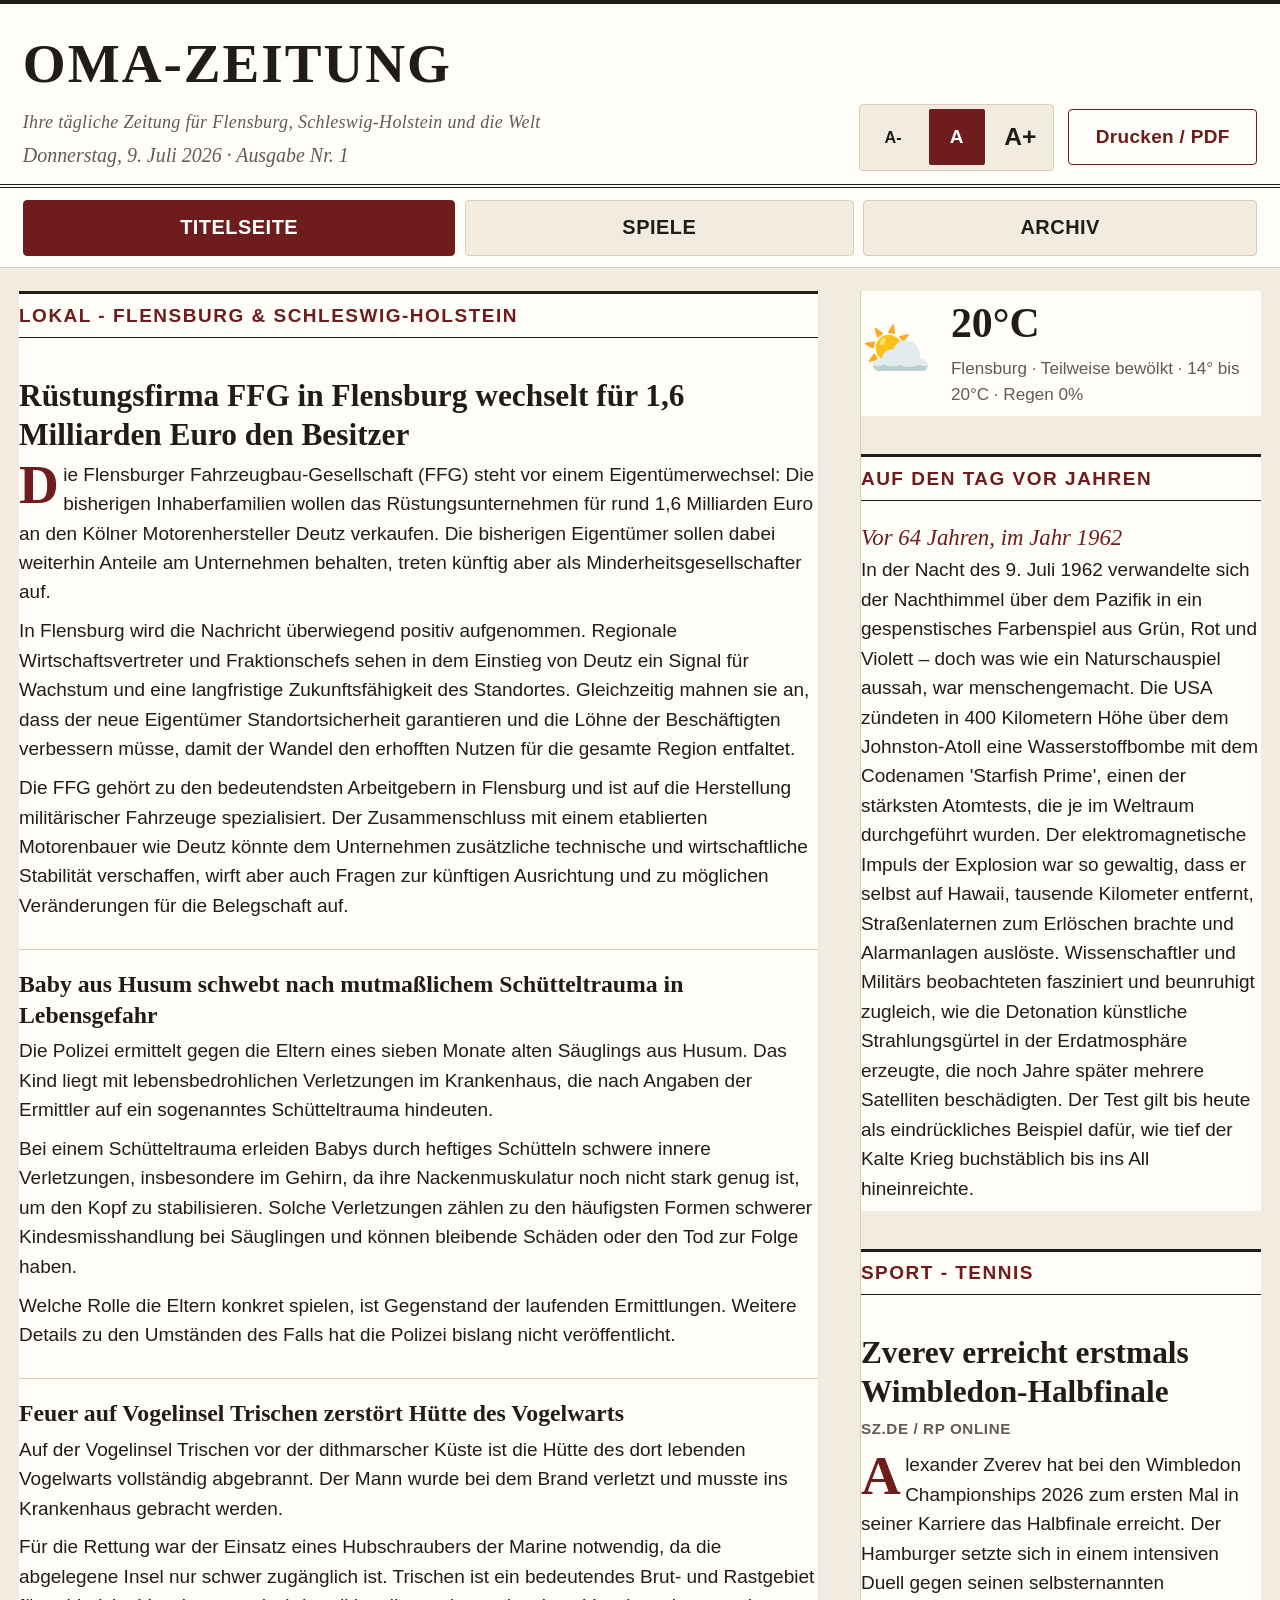
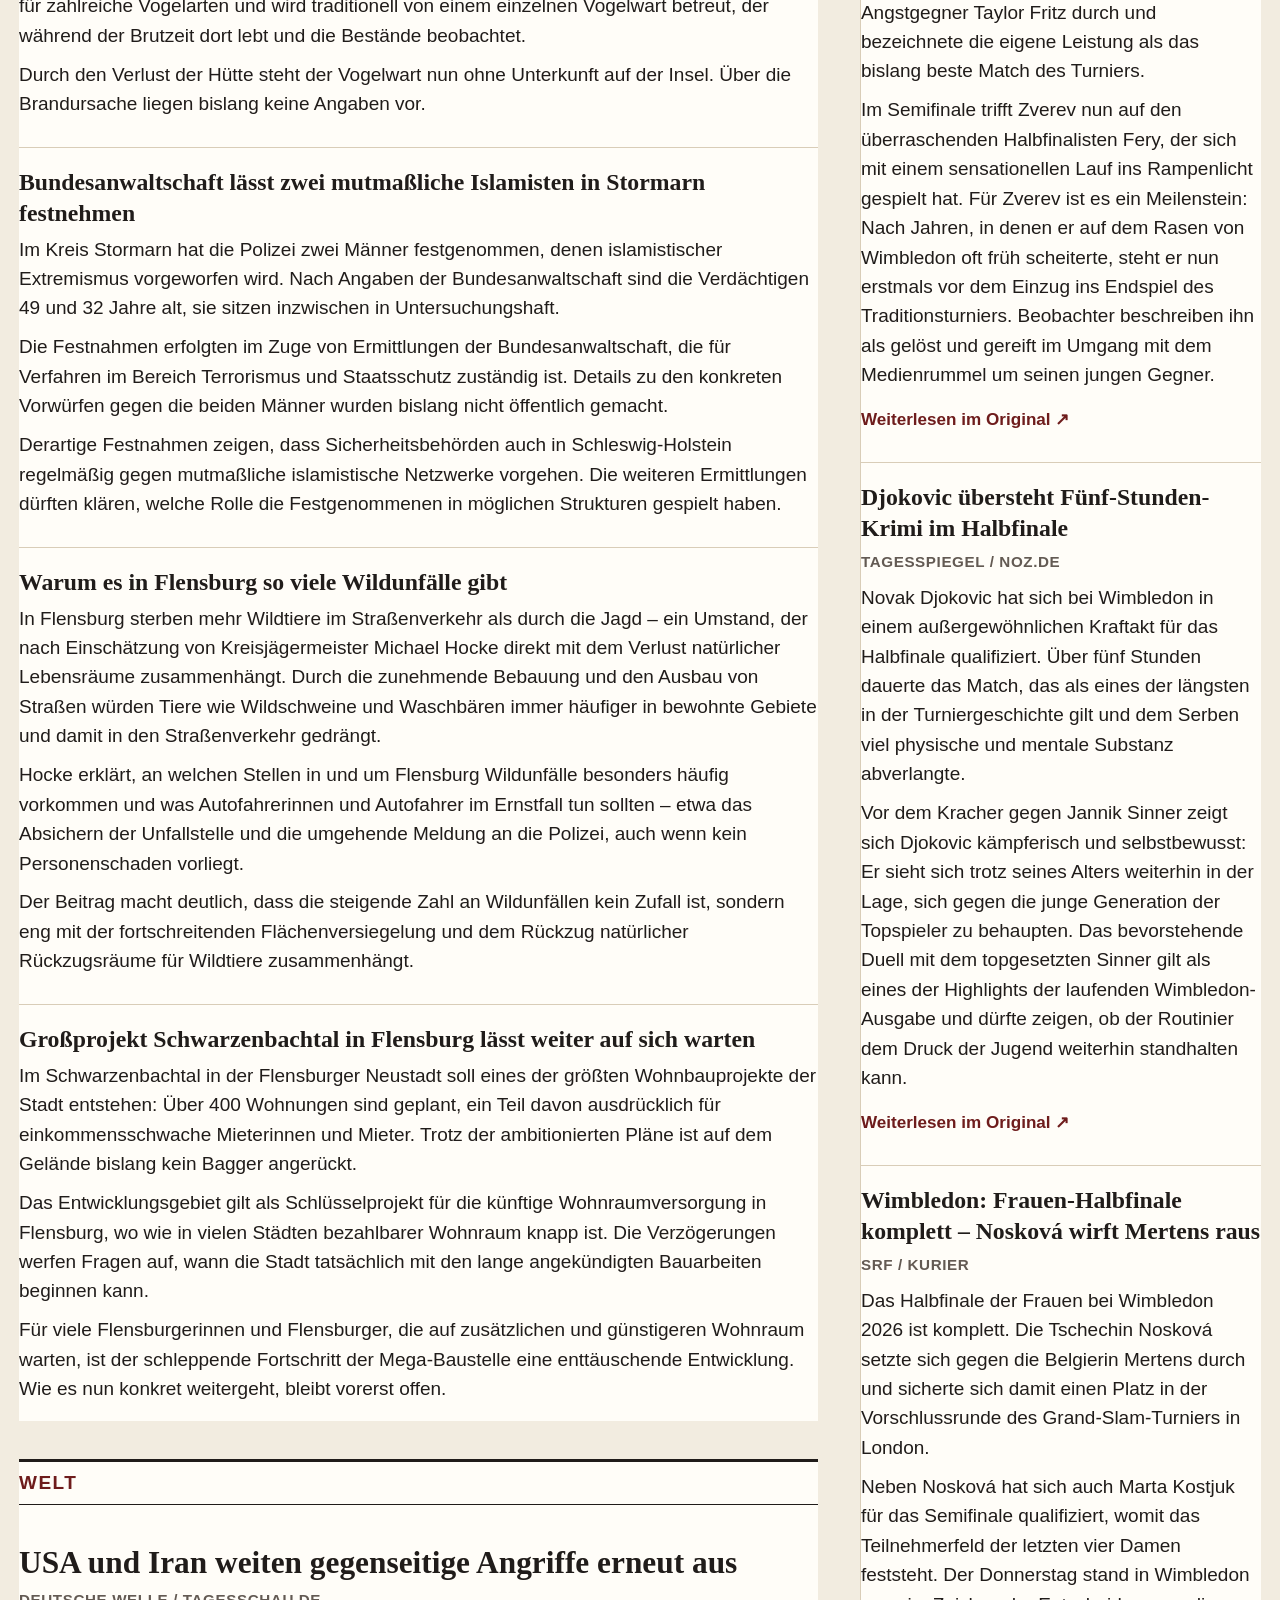
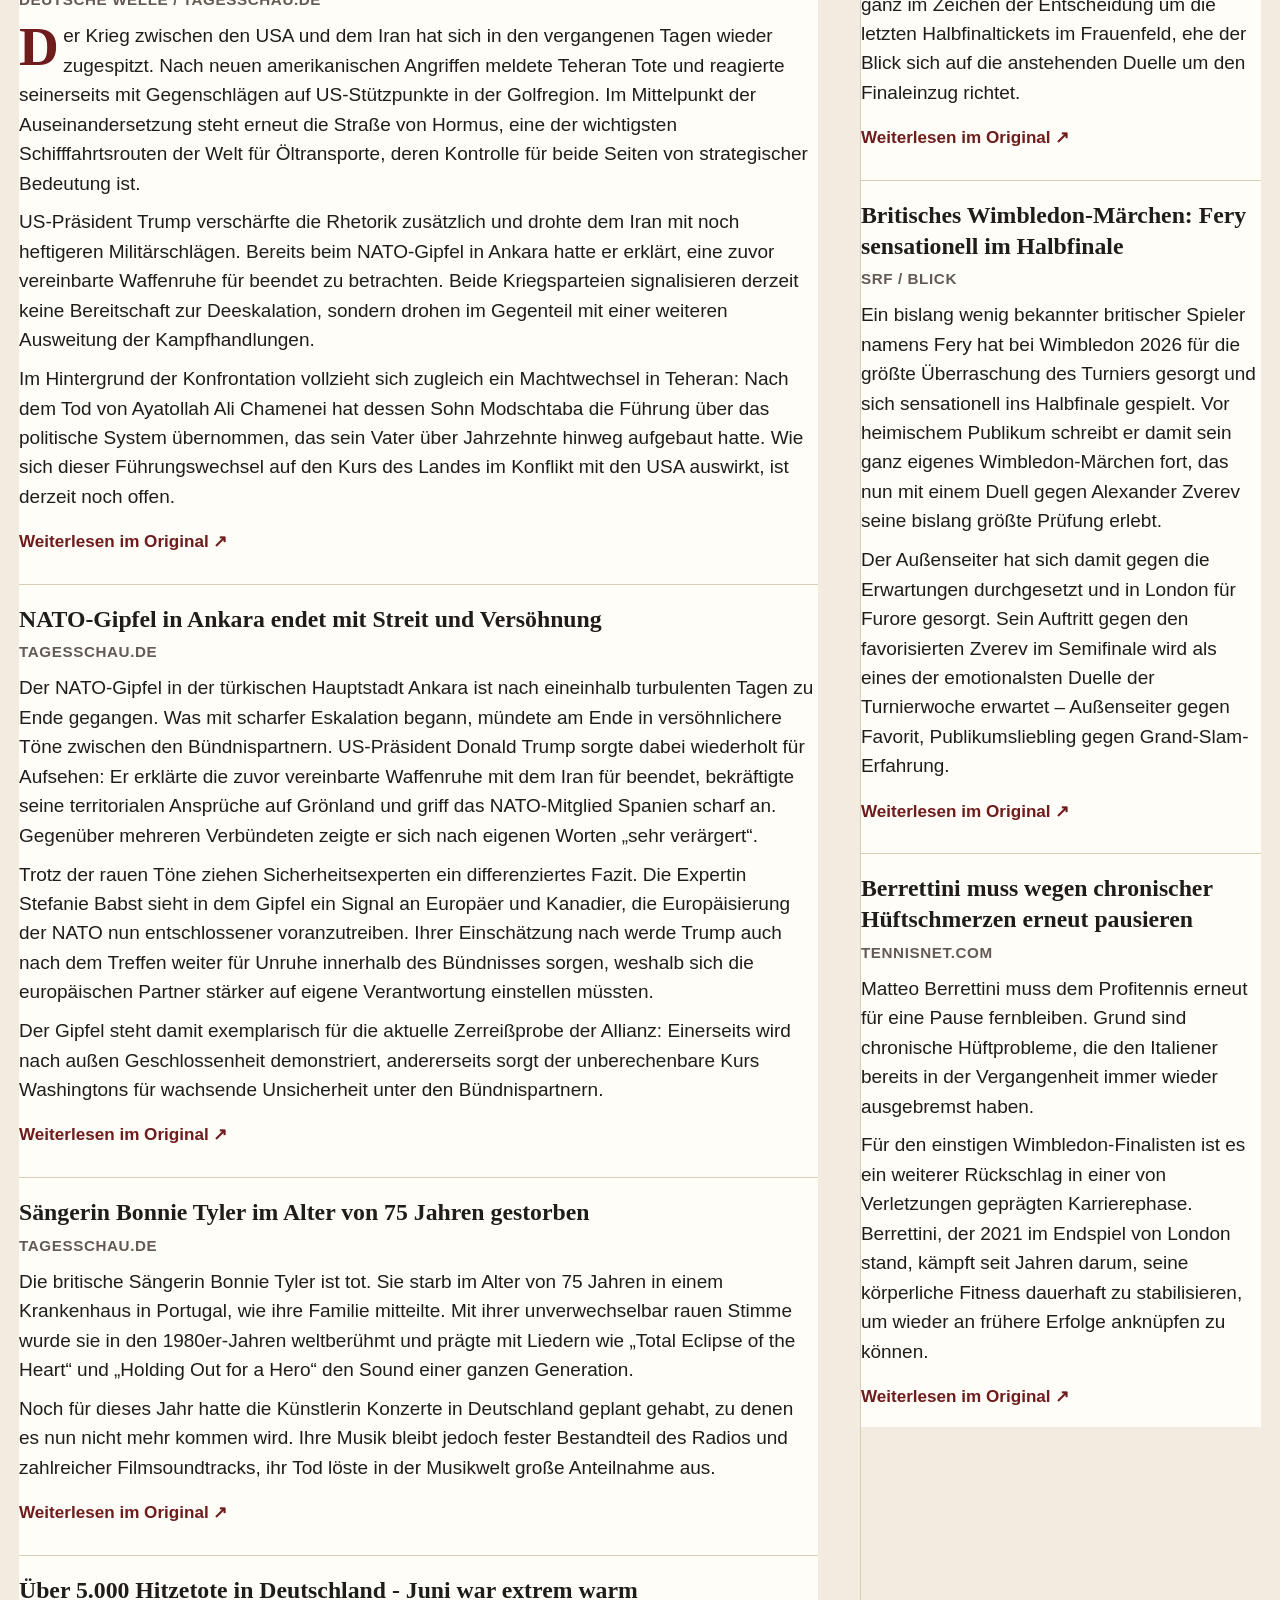
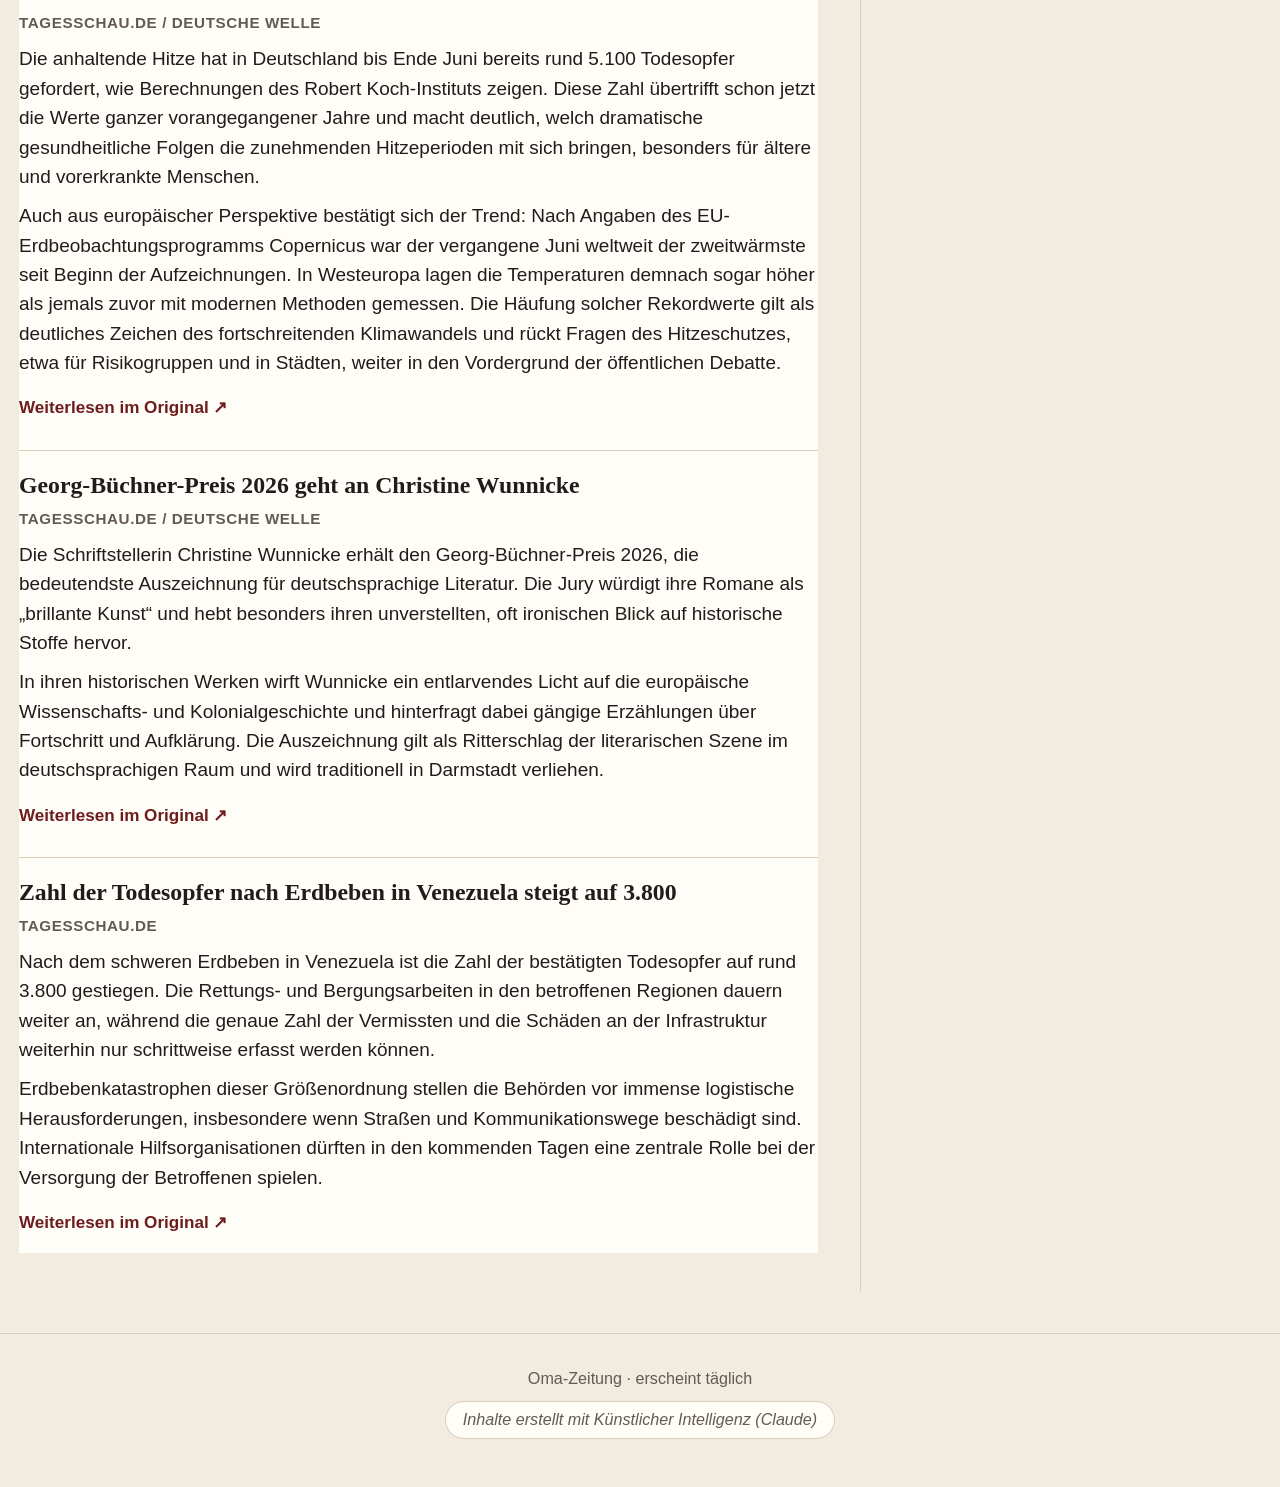
<file: frontend/index.html>
<!DOCTYPE html>
<html lang="de">
<head>
<meta charset="UTF-8">
<meta name="viewport" content="width=device-width, initial-scale=1, maximum-scale=1, user-scalable=no, viewport-fit=cover">
<meta name="theme-color" content="#7a1f1f">
<title>Oma-Zeitung</title>
<link rel="manifest" href="manifest.json">
<link rel="apple-touch-icon" href="icons/icon-192.png">
<link rel="icon" href="icons/icon-192.png">
<link rel="stylesheet" href="css/style.css">
</head>
<body>
<div class="offline-banner" id="offline-banner">Kein Internet - es wird die zuletzt gespeicherte Ausgabe angezeigt.</div>

<header class="masthead">
  <div>
    <h1 class="masthead__title">Oma-Zeitung</h1>
    <p class="masthead__tagline">Ihre tägliche Zeitung für Flensburg, Schleswig-Holstein und die Welt</p>
    <p class="masthead__date" id="edition-date">Lade Datum ...</p>
  </div>
  <div class="masthead__controls">
    <div class="fontsize-group" role="group" aria-label="Schriftgröße">
      <button class="fontsize-btn" data-size="small" title="Kleinere Schrift">A-</button>
      <button class="fontsize-btn" data-size="medium" title="Normale Schrift">A</button>
      <button class="fontsize-btn" data-size="large" title="Größere Schrift">A+</button>
    </div>
    <button class="btn btn--secondary" id="print-btn" title="Als PDF exportieren / drucken">Drucken / PDF</button>
  </div>
</header>

<nav class="tabs">
  <a class="tab-link active" href="index.html">Titelseite</a>
  <a class="tab-link" href="spiele.html">Spiele</a>
  <a class="tab-link" href="archiv.html">Archiv</a>
</nav>

<main>
  <div id="content-status" class="loading">Ausgabe wird geladen ...</div>

  <div class="paper-grid" id="paper-grid" hidden>
    <section class="col-main">
      <div class="section-block" id="section-lokal">
        <h2 class="section-title">Lokal - Flensburg &amp; Schleswig-Holstein</h2>
        <div id="lokal-list"></div>
      </div>

      <div class="section-block" id="section-welt">
        <h2 class="section-title">Welt</h2>
        <div id="welt-list"></div>
      </div>
    </section>

    <aside class="col-side">
      <div class="section-block weather-box" id="weather-box">
        <div class="weather-box__emoji" data-weather-emoji>🌡️</div>
        <div>
          <div class="weather-box__temp" data-weather-temp>-</div>
          <div class="weather-box__meta" data-weather-meta>Wetter wird geladen ...</div>
        </div>
      </div>

      <div class="section-block history-box" id="history-box">
        <h2 class="section-title">Auf den Tag vor Jahren</h2>
        <div data-history-content></div>
      </div>

      <div class="section-block" id="section-sport">
        <h2 class="section-title">Sport - Tennis</h2>
        <div id="sport-list"></div>
      </div>
    </aside>
  </div>
</main>

<footer class="site-footer">
  <div>Oma-Zeitung &middot; erscheint täglich</div>
  <div class="ai-badge">Inhalte erstellt mit Künstlicher Intelligenz (Claude)</div>
</footer>

<script src="js/fontsize.js"></script>
<script src="js/swipe-nav.js"></script>
<script src="js/sw-register.js"></script>
<script src="js/edition-render.js"></script>
<script src="js/app.js"></script>
</body>
</html>
</file>
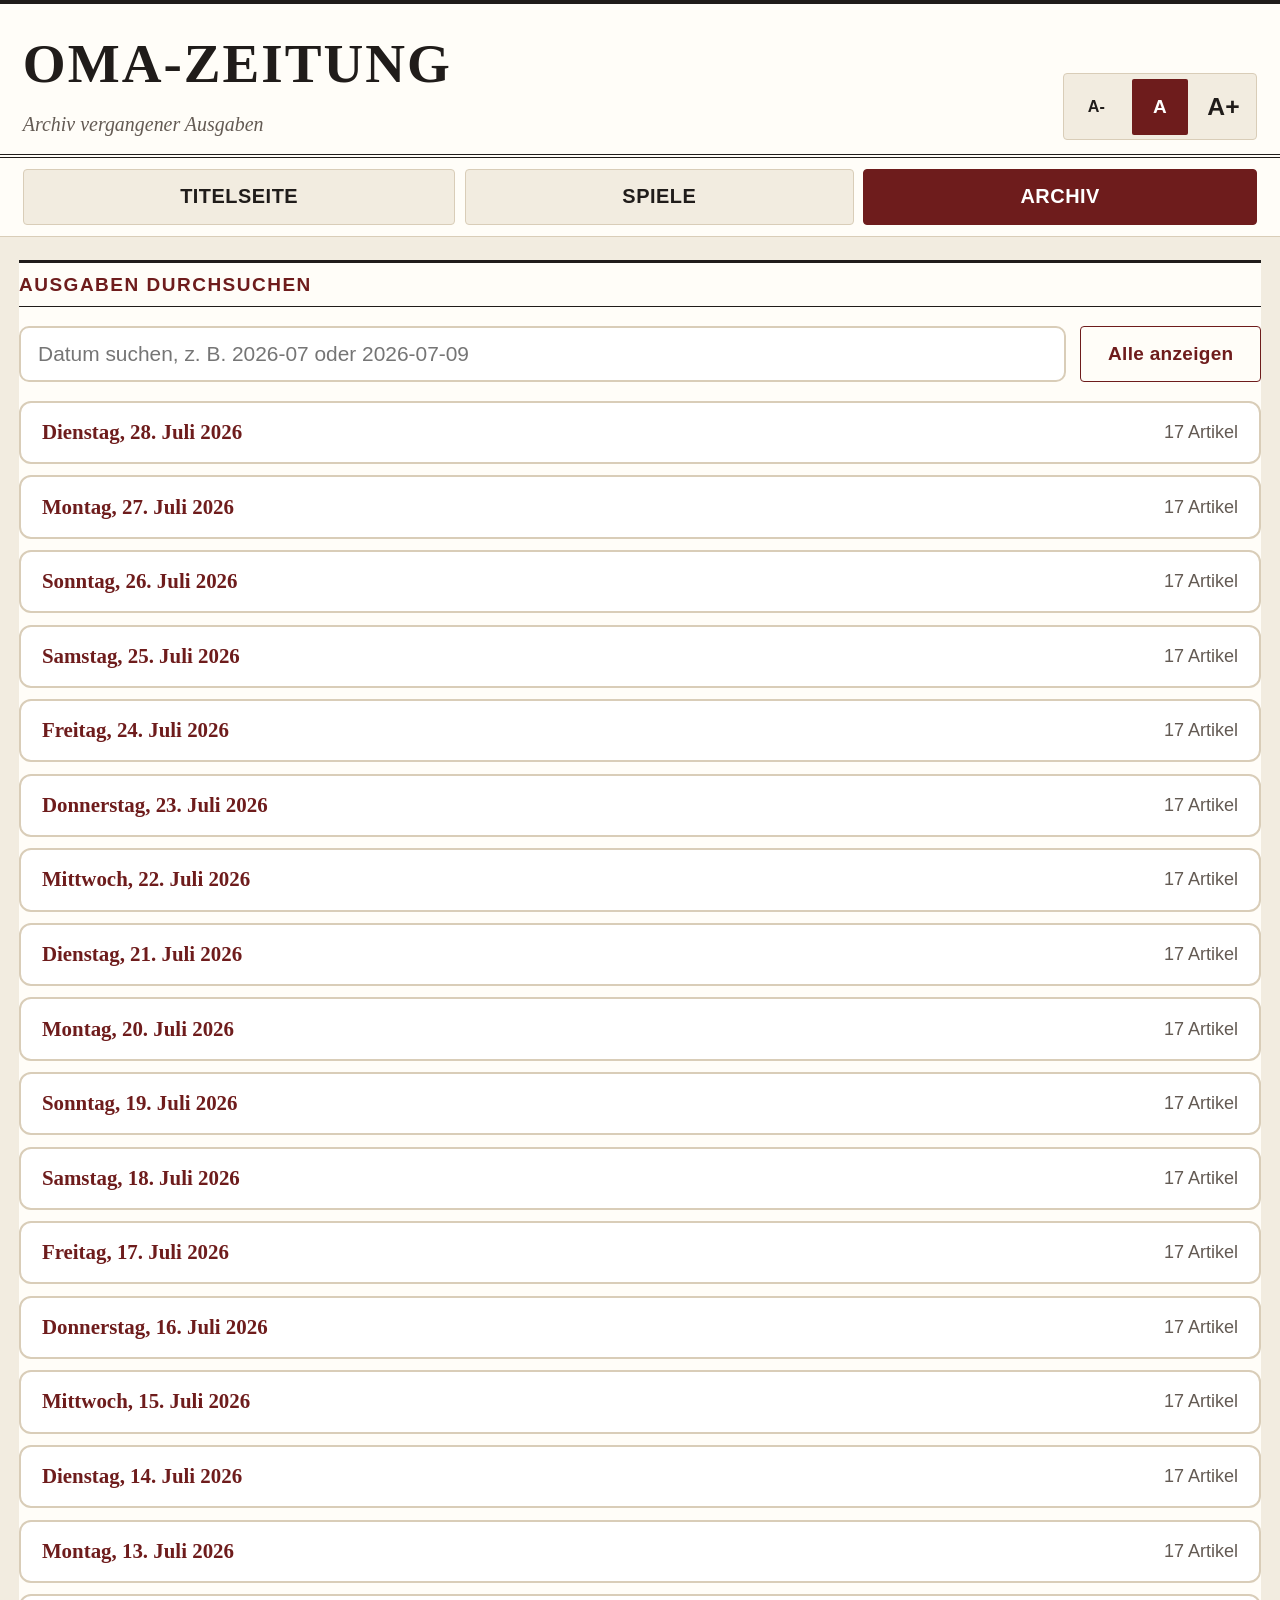
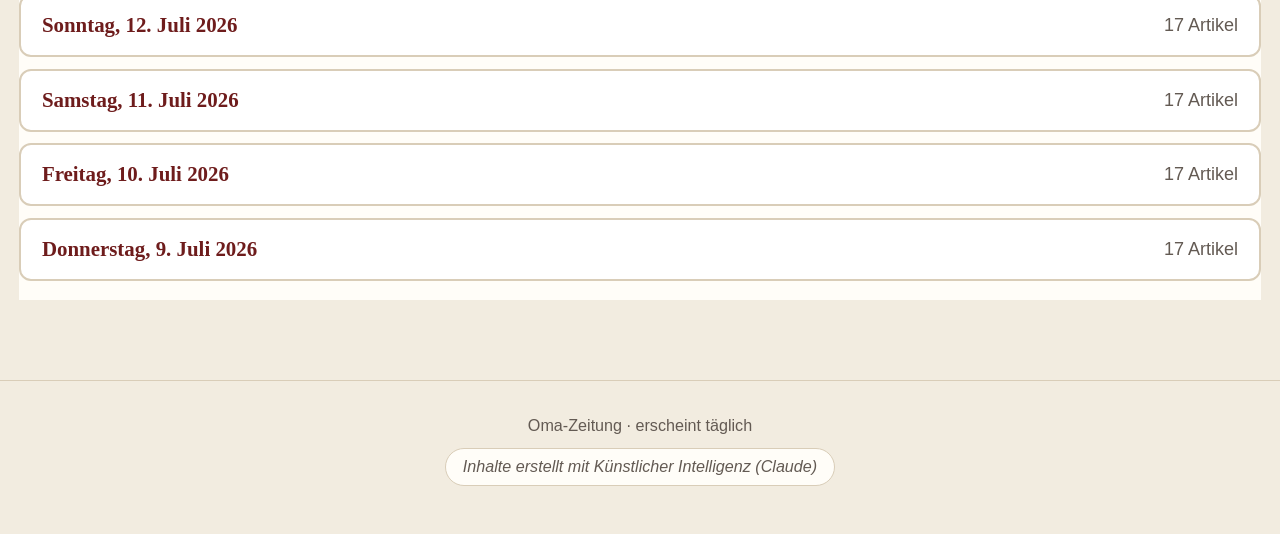
<file: frontend/archiv.html>
<!DOCTYPE html>
<html lang="de">
<head>
<meta charset="UTF-8">
<meta name="viewport" content="width=device-width, initial-scale=1, maximum-scale=1, user-scalable=no, viewport-fit=cover">
<meta name="theme-color" content="#7a1f1f">
<title>Archiv - Oma-Zeitung</title>
<link rel="manifest" href="manifest.json">
<link rel="apple-touch-icon" href="icons/icon-192.png">
<link rel="icon" href="icons/icon-192.png">
<link rel="stylesheet" href="css/style.css">
<link rel="stylesheet" href="css/archiv.css">
</head>
<body>
<div class="offline-banner" id="offline-banner">Kein Internet - Archiv evtl. nicht vollständig verfügbar.</div>

<header class="masthead">
  <div>
    <h1 class="masthead__title">Oma-Zeitung</h1>
    <p class="masthead__date">Archiv vergangener Ausgaben</p>
  </div>
  <div class="masthead__controls">
    <div class="fontsize-group" role="group" aria-label="Schriftgröße">
      <button class="fontsize-btn" data-size="small" title="Kleinere Schrift">A-</button>
      <button class="fontsize-btn" data-size="medium" title="Normale Schrift">A</button>
      <button class="fontsize-btn" data-size="large" title="Größere Schrift">A+</button>
    </div>
  </div>
</header>

<nav class="tabs">
  <a class="tab-link" href="index.html">Titelseite</a>
  <a class="tab-link" href="spiele.html">Spiele</a>
  <a class="tab-link active" href="archiv.html">Archiv</a>
</nav>

<main>
  <div id="list-view">
    <div class="section-block">
      <h2 class="section-title">Ausgaben durchsuchen</h2>
      <div class="archive-search">
        <input type="text" id="date-search" inputmode="numeric"
               placeholder="Datum suchen, z. B. 2026-07 oder 2026-07-09">
        <button class="btn btn--secondary" id="clear-search">Alle anzeigen</button>
      </div>
      <div id="editions-list" class="loading">Ausgaben werden geladen ...</div>
    </div>
  </div>

  <div id="detail-view" hidden>
    <div class="btn-row">
      <button class="btn btn--secondary" id="back-to-list">← Zurück zur Liste</button>
      <button class="btn btn--secondary" id="detail-print-btn">Drucken / PDF</button>
    </div>
    <p class="masthead__date" id="detail-date" style="font-size:1.4rem;"></p>

    <div class="paper-grid" id="detail-paper-grid">
      <section class="col-main">
        <div class="section-block" id="detail-section-lokal">
          <h2 class="section-title">Lokal - Flensburg &amp; Schleswig-Holstein</h2>
          <div id="detail-lokal-list"></div>
        </div>
        <div class="section-block" id="detail-section-welt">
          <h2 class="section-title">Welt</h2>
          <div id="detail-welt-list"></div>
        </div>
      </section>

      <aside class="col-side">
        <div class="section-block weather-box" id="detail-weather-box">
          <div class="weather-box__emoji" data-weather-emoji>🌡️</div>
          <div>
            <div class="weather-box__temp" data-weather-temp>-</div>
            <div class="weather-box__meta" data-weather-meta></div>
          </div>
        </div>

        <div class="section-block history-box" id="detail-history-box">
          <h2 class="section-title">Auf den Tag vor Jahren</h2>
          <div data-history-content></div>
        </div>

        <div class="section-block" id="detail-section-sport">
          <h2 class="section-title">Sport - Tennis</h2>
          <div id="detail-sport-list"></div>
        </div>
      </aside>
    </div>
  </div>
</main>

<footer class="site-footer">
  <div>Oma-Zeitung &middot; erscheint täglich</div>
  <div class="ai-badge">Inhalte erstellt mit Künstlicher Intelligenz (Claude)</div>
</footer>

<script src="js/fontsize.js"></script>
<script src="js/swipe-nav.js"></script>
<script src="js/sw-register.js"></script>
<script src="js/edition-render.js"></script>
<script src="js/archiv.js"></script>
</body>
</html>
</file>
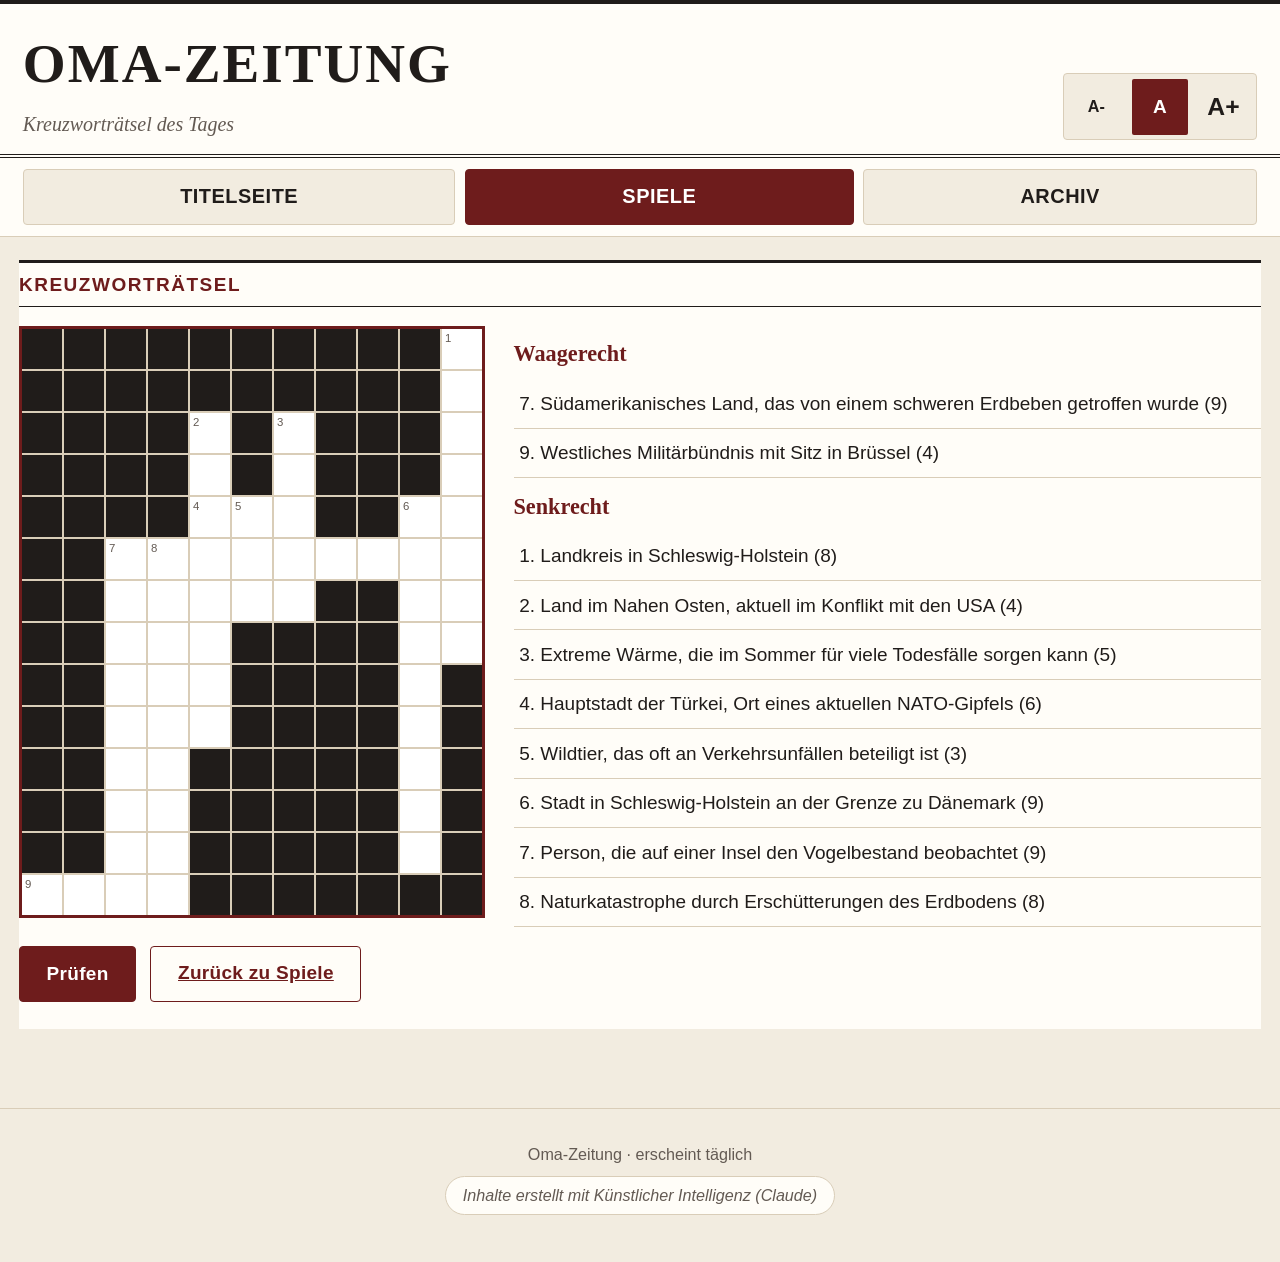
<file: frontend/kreuzwortraetsel.html>
<!DOCTYPE html>
<html lang="de">
<head>
<meta charset="UTF-8">
<meta name="viewport" content="width=device-width, initial-scale=1, maximum-scale=1, user-scalable=no, viewport-fit=cover">
<meta name="theme-color" content="#7a1f1f">
<title>Kreuzworträtsel - Oma-Zeitung</title>
<link rel="manifest" href="manifest.json">
<link rel="apple-touch-icon" href="icons/icon-192.png">
<link rel="icon" href="icons/icon-192.png">
<link rel="stylesheet" href="css/style.css">
<link rel="stylesheet" href="css/games.css">
</head>
<body>
<header class="masthead">
  <div>
    <h1 class="masthead__title">Oma-Zeitung</h1>
    <p class="masthead__date">Kreuzworträtsel des Tages</p>
  </div>
  <div class="masthead__controls">
    <div class="fontsize-group" role="group" aria-label="Schriftgröße">
      <button class="fontsize-btn" data-size="small" title="Kleinere Schrift">A-</button>
      <button class="fontsize-btn" data-size="medium" title="Normale Schrift">A</button>
      <button class="fontsize-btn" data-size="large" title="Größere Schrift">A+</button>
    </div>
  </div>
</header>

<nav class="tabs">
  <a class="tab-link" href="index.html">Titelseite</a>
  <a class="tab-link active" href="spiele.html">Spiele</a>
  <a class="tab-link" href="archiv.html">Archiv</a>
</nav>

<main>
  <div class="section-block">
    <h2 class="section-title">Kreuzworträtsel</h2>
    <p id="crossword-status" class="loading">Rätsel wird geladen ...</p>
    <div class="crossword-wrap">
      <div id="crossword-grid" class="crossword-grid" hidden></div>
      <div id="crossword-clues" class="crossword-clues" hidden>
        <h3>Waagerecht</h3>
        <ul id="clues-across"></ul>
        <h3>Senkrecht</h3>
        <ul id="clues-down"></ul>
      </div>
    </div>
    <div class="btn-row">
      <button class="btn" id="cw-check-btn" hidden>Prüfen</button>
      <a class="btn btn--secondary" href="spiele.html">Zurück zu Spiele</a>
    </div>
  </div>
</main>

<footer class="site-footer">
  <div>Oma-Zeitung &middot; erscheint täglich</div>
  <div class="ai-badge">Inhalte erstellt mit Künstlicher Intelligenz (Claude)</div>
</footer>

<script src="js/fontsize.js"></script>
<script src="js/swipe-nav.js"></script>
<script src="js/sw-register.js"></script>
<script src="js/games/crossword.js"></script>
</body>
</html>
</file>
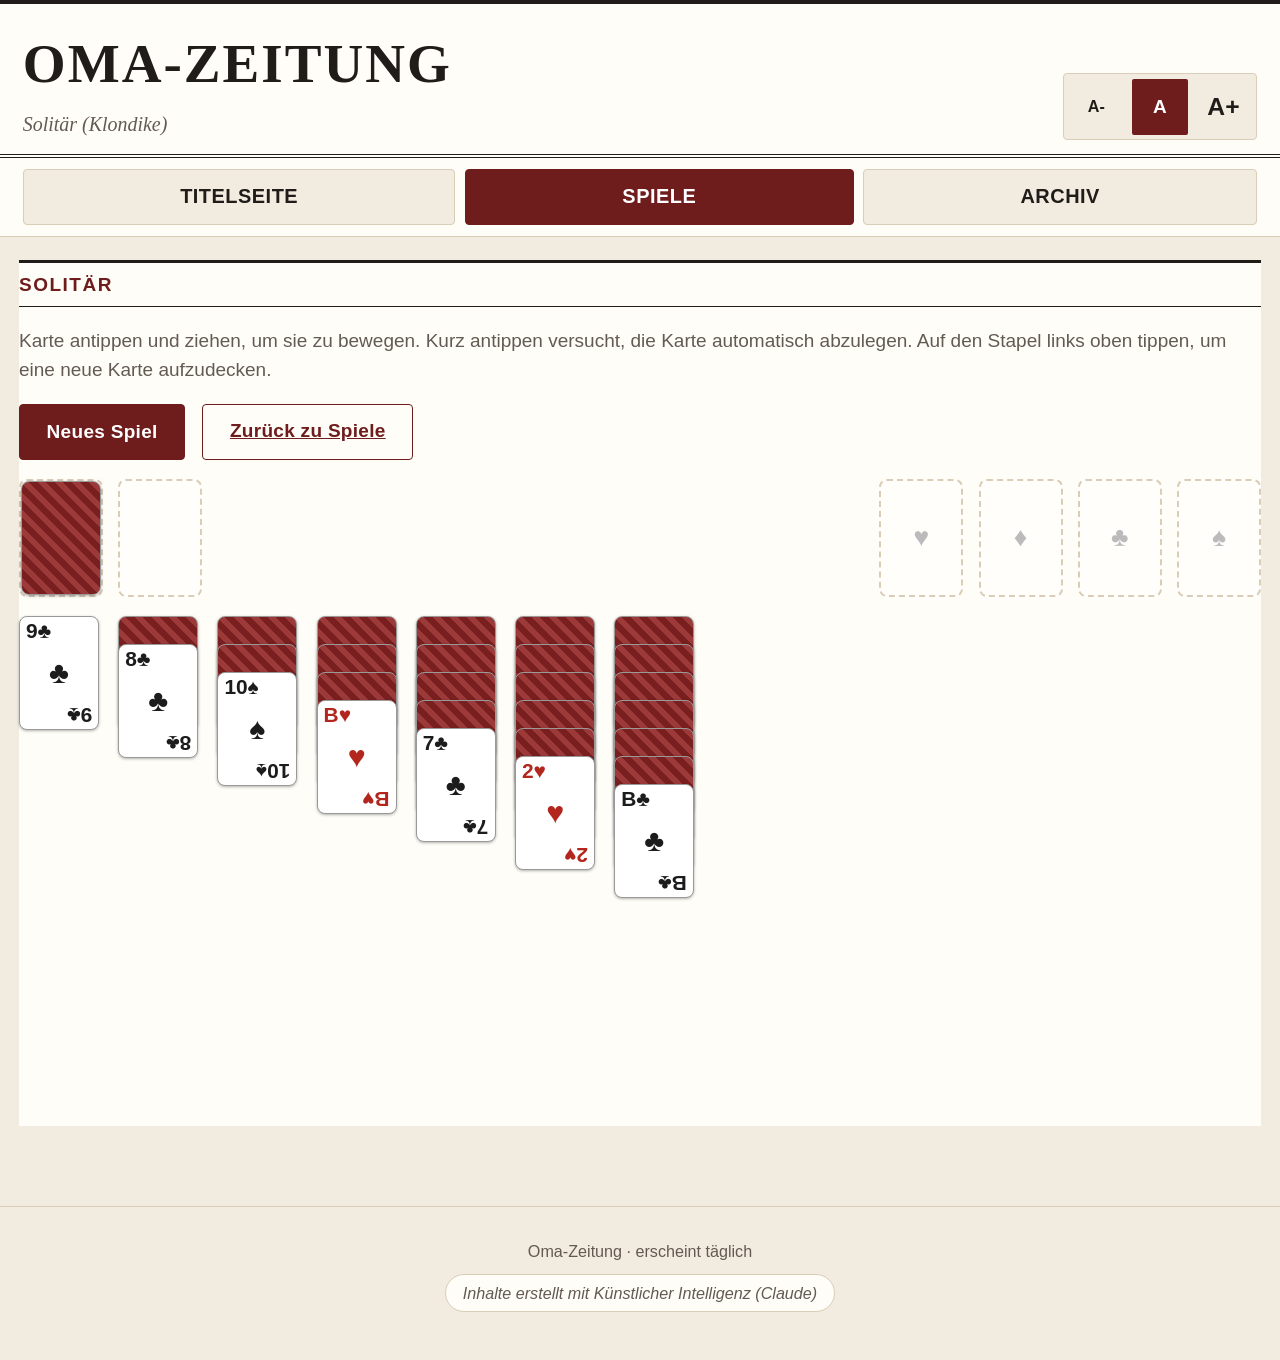
<file: frontend/solitaer.html>
<!DOCTYPE html>
<html lang="de">
<head>
<meta charset="UTF-8">
<meta name="viewport" content="width=device-width, initial-scale=1, maximum-scale=1, user-scalable=no, viewport-fit=cover">
<meta name="theme-color" content="#7a1f1f">
<title>Solitär - Oma-Zeitung</title>
<link rel="manifest" href="manifest.json">
<link rel="apple-touch-icon" href="icons/icon-192.png">
<link rel="icon" href="icons/icon-192.png">
<link rel="stylesheet" href="css/style.css">
<link rel="stylesheet" href="css/games.css">
</head>
<body>
<header class="masthead">
  <div>
    <h1 class="masthead__title">Oma-Zeitung</h1>
    <p class="masthead__date">Solitär (Klondike)</p>
  </div>
  <div class="masthead__controls">
    <div class="fontsize-group" role="group" aria-label="Schriftgröße">
      <button class="fontsize-btn" data-size="small" title="Kleinere Schrift">A-</button>
      <button class="fontsize-btn" data-size="medium" title="Normale Schrift">A</button>
      <button class="fontsize-btn" data-size="large" title="Größere Schrift">A+</button>
    </div>
  </div>
</header>

<nav class="tabs">
  <a class="tab-link" href="index.html">Titelseite</a>
  <a class="tab-link active" href="spiele.html">Spiele</a>
  <a class="tab-link" href="archiv.html">Archiv</a>
</nav>

<main>
  <div class="section-block">
    <h2 class="section-title">Solitär</h2>
    <p style="color:var(--color-muted)">Karte antippen und ziehen, um sie zu bewegen. Kurz antippen versucht,
      die Karte automatisch abzulegen. Auf den Stapel links oben tippen, um eine neue Karte aufzudecken.</p>
    <div class="solitaire-controls">
      <button class="btn" id="new-game-btn">Neues Spiel</button>
      <a class="btn btn--secondary" href="spiele.html">Zurück zu Spiele</a>
    </div>
    <div id="win-banner" class="win-banner" hidden>🎉 Gewonnen! Herzlichen Glückwunsch!</div>

    <div class="solitaire-board" id="solitaire-board">
      <div class="solitaire-row">
        <div class="pile-slot" id="pile-stock"></div>
        <div class="pile-slot" id="pile-waste"></div>
        <div style="flex:1 1 auto;min-width:20px;"></div>
        <div class="pile-slot" id="pile-foundation-H" data-suit="H"></div>
        <div class="pile-slot" id="pile-foundation-D" data-suit="D"></div>
        <div class="pile-slot" id="pile-foundation-C" data-suit="C"></div>
        <div class="pile-slot" id="pile-foundation-S" data-suit="S"></div>
      </div>
      <div class="solitaire-row" id="tableau-row">
        <div class="tableau-slot" id="tableau-0" data-col="0"></div>
        <div class="tableau-slot" id="tableau-1" data-col="1"></div>
        <div class="tableau-slot" id="tableau-2" data-col="2"></div>
        <div class="tableau-slot" id="tableau-3" data-col="3"></div>
        <div class="tableau-slot" id="tableau-4" data-col="4"></div>
        <div class="tableau-slot" id="tableau-5" data-col="5"></div>
        <div class="tableau-slot" id="tableau-6" data-col="6"></div>
      </div>
    </div>
  </div>
</main>

<footer class="site-footer">
  <div>Oma-Zeitung &middot; erscheint täglich</div>
  <div class="ai-badge">Inhalte erstellt mit Künstlicher Intelligenz (Claude)</div>
</footer>

<script src="js/fontsize.js"></script>
<script src="js/swipe-nav.js"></script>
<script src="js/sw-register.js"></script>
<script src="js/games/solitaire.js"></script>
</body>
</html>
</file>
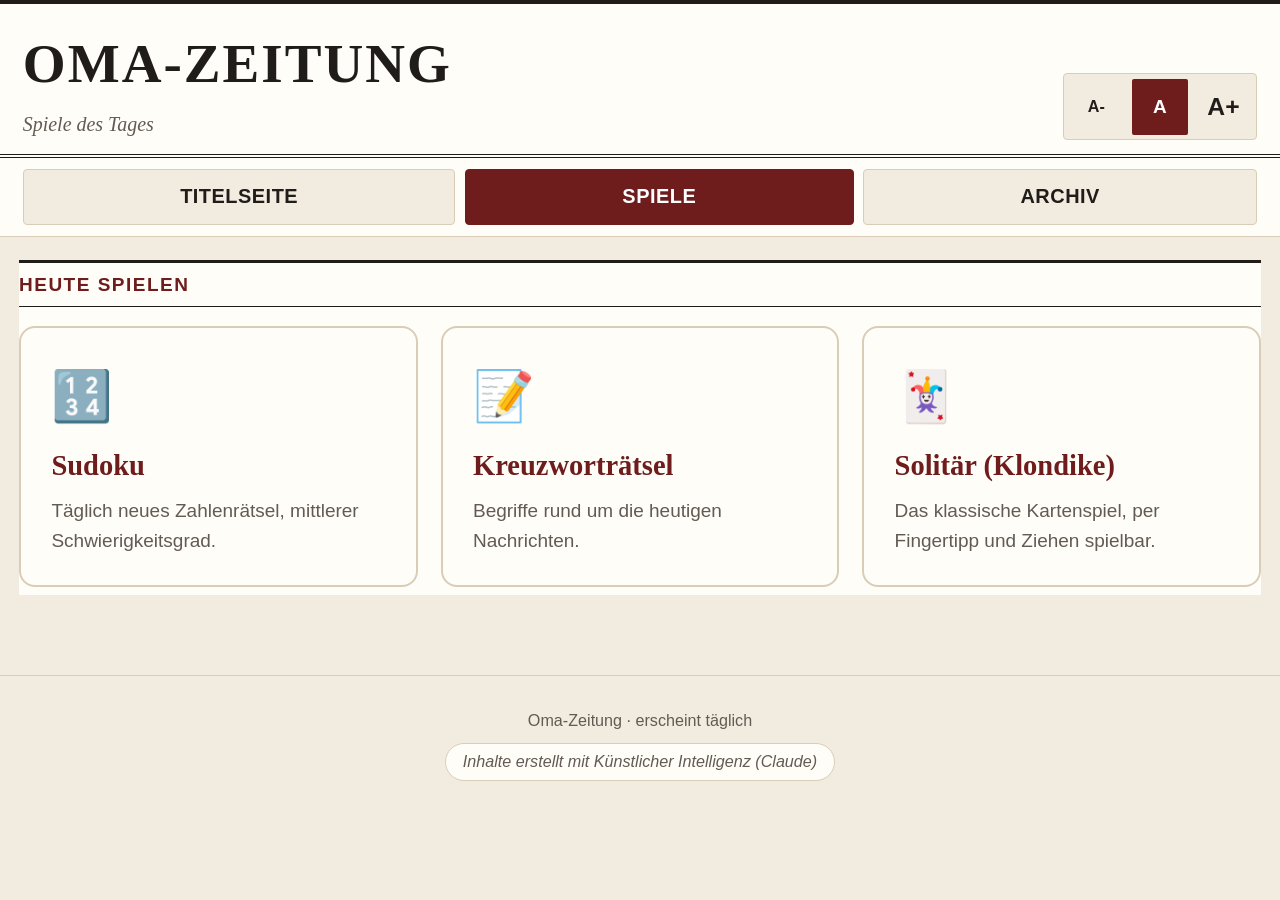
<file: frontend/spiele.html>
<!DOCTYPE html>
<html lang="de">
<head>
<meta charset="UTF-8">
<meta name="viewport" content="width=device-width, initial-scale=1, maximum-scale=1, user-scalable=no, viewport-fit=cover">
<meta name="theme-color" content="#7a1f1f">
<title>Spiele - Oma-Zeitung</title>
<link rel="manifest" href="manifest.json">
<link rel="apple-touch-icon" href="icons/icon-192.png">
<link rel="icon" href="icons/icon-192.png">
<link rel="stylesheet" href="css/style.css">
<link rel="stylesheet" href="css/games.css">
</head>
<body>
<header class="masthead">
  <div>
    <h1 class="masthead__title">Oma-Zeitung</h1>
    <p class="masthead__date">Spiele des Tages</p>
  </div>
  <div class="masthead__controls">
    <div class="fontsize-group" role="group" aria-label="Schriftgröße">
      <button class="fontsize-btn" data-size="small" title="Kleinere Schrift">A-</button>
      <button class="fontsize-btn" data-size="medium" title="Normale Schrift">A</button>
      <button class="fontsize-btn" data-size="large" title="Größere Schrift">A+</button>
    </div>
  </div>
</header>

<nav class="tabs">
  <a class="tab-link" href="index.html">Titelseite</a>
  <a class="tab-link active" href="spiele.html">Spiele</a>
  <a class="tab-link" href="archiv.html">Archiv</a>
</nav>

<main>
  <div class="section-block">
    <h2 class="section-title">Heute spielen</h2>
    <div class="game-cards">
      <a class="game-card" href="sudoku.html">
        <div class="game-card__icon">🔢</div>
        <h3 class="game-card__title">Sudoku</h3>
        <p class="game-card__desc">Täglich neues Zahlenrätsel, mittlerer Schwierigkeitsgrad.</p>
      </a>
      <a class="game-card" href="kreuzwortraetsel.html">
        <div class="game-card__icon">📝</div>
        <h3 class="game-card__title">Kreuzworträtsel</h3>
        <p class="game-card__desc">Begriffe rund um die heutigen Nachrichten.</p>
      </a>
      <a class="game-card" href="solitaer.html">
        <div class="game-card__icon">🃏</div>
        <h3 class="game-card__title">Solitär (Klondike)</h3>
        <p class="game-card__desc">Das klassische Kartenspiel, per Fingertipp und Ziehen spielbar.</p>
      </a>
    </div>
  </div>
</main>

<footer class="site-footer">
  <div>Oma-Zeitung &middot; erscheint täglich</div>
  <div class="ai-badge">Inhalte erstellt mit Künstlicher Intelligenz (Claude)</div>
</footer>

<script src="js/fontsize.js"></script>
<script src="js/swipe-nav.js"></script>
<script src="js/sw-register.js"></script>
</body>
</html>
</file>
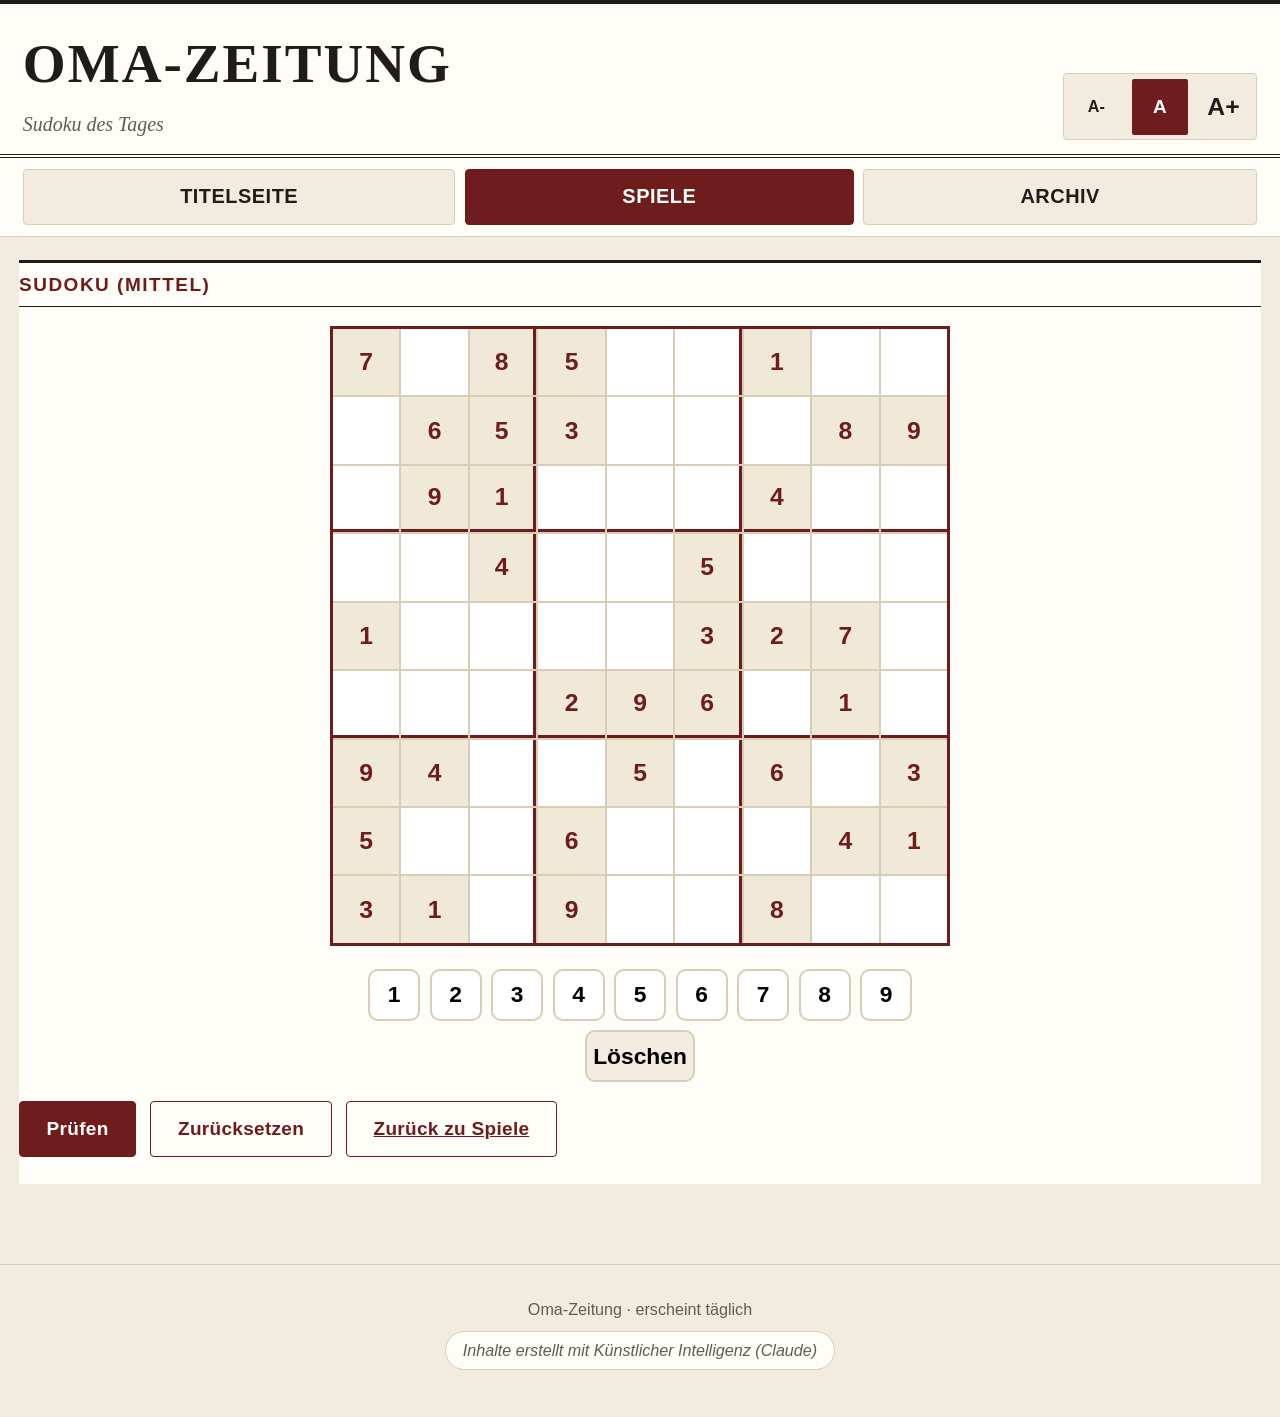
<file: frontend/sudoku.html>
<!DOCTYPE html>
<html lang="de">
<head>
<meta charset="UTF-8">
<meta name="viewport" content="width=device-width, initial-scale=1, maximum-scale=1, user-scalable=no, viewport-fit=cover">
<meta name="theme-color" content="#7a1f1f">
<title>Sudoku - Oma-Zeitung</title>
<link rel="manifest" href="manifest.json">
<link rel="apple-touch-icon" href="icons/icon-192.png">
<link rel="icon" href="icons/icon-192.png">
<link rel="stylesheet" href="css/style.css">
<link rel="stylesheet" href="css/games.css">
</head>
<body>
<header class="masthead">
  <div>
    <h1 class="masthead__title">Oma-Zeitung</h1>
    <p class="masthead__date">Sudoku des Tages</p>
  </div>
  <div class="masthead__controls">
    <div class="fontsize-group" role="group" aria-label="Schriftgröße">
      <button class="fontsize-btn" data-size="small" title="Kleinere Schrift">A-</button>
      <button class="fontsize-btn" data-size="medium" title="Normale Schrift">A</button>
      <button class="fontsize-btn" data-size="large" title="Größere Schrift">A+</button>
    </div>
  </div>
</header>

<nav class="tabs">
  <a class="tab-link" href="index.html">Titelseite</a>
  <a class="tab-link active" href="spiele.html">Spiele</a>
  <a class="tab-link" href="archiv.html">Archiv</a>
</nav>

<main>
  <div class="section-block">
    <h2 class="section-title">Sudoku (mittel)</h2>
    <p id="sudoku-status" class="loading">Rätsel wird geladen ...</p>
    <div id="sudoku-grid" class="sudoku-grid" hidden></div>
    <div id="sudoku-numpad" class="sudoku-numpad" hidden></div>
    <div class="btn-row">
      <button class="btn" id="check-btn" hidden>Prüfen</button>
      <button class="btn btn--secondary" id="reset-btn" hidden>Zurücksetzen</button>
      <a class="btn btn--secondary" href="spiele.html">Zurück zu Spiele</a>
    </div>
  </div>
</main>

<footer class="site-footer">
  <div>Oma-Zeitung &middot; erscheint täglich</div>
  <div class="ai-badge">Inhalte erstellt mit Künstlicher Intelligenz (Claude)</div>
</footer>

<script src="js/fontsize.js"></script>
<script src="js/swipe-nav.js"></script>
<script src="js/sw-register.js"></script>
<script src="js/games/sudoku.js"></script>
</body>
</html>
</file>
<file: frontend/css/style.css>
/* Oma-Zeitung - Basis-Styles
   Bewusst leichtgewichtig: keine Web-Fonts, kaum Animationen, System-Schriften. */

:root {
  --font-scale: 1;
  --color-bg: #f2ece0;
  --color-paper: #fffdf8;
  --color-text: #201c1a;
  --color-muted: #635a53;
  --color-accent: #6e1c1c;
  --color-accent-dark: #4c1313;
  --color-line: #d9cdb8;
  --color-rule: #201c1a;
  --color-tab-active: #6e1c1c;
  --font-serif: Georgia, "Times New Roman", Times, serif;
  --font-sans: -apple-system, "Segoe UI", Roboto, Arial, sans-serif;
  --touch-min: 56px;
  --radius: 4px;
}

* {
  box-sizing: border-box;
}

html {
  /* Großzügige Grundgröße, skaliert über --font-scale (Schriftgrößen-Regler) */
  font-size: calc(19px * var(--font-scale));
}

body {
  margin: 0;
  background: var(--color-bg);
  color: var(--color-text);
  font-family: var(--font-sans);
  line-height: 1.55;
  -webkit-tap-highlight-color: transparent;
}

img {
  max-width: 100%;
  display: block;
}

a {
  color: var(--color-accent);
}

button {
  font-family: inherit;
  cursor: pointer;
}

/* ---------- Kopfbereich / Nameplate ---------- */

.masthead {
  background: var(--color-paper);
  border-top: 4px solid var(--color-rule);
  border-bottom: 4px double var(--color-rule);
  padding: 0.9rem 1.2rem 0.7rem;
  display: flex;
  flex-wrap: wrap;
  align-items: flex-end;
  justify-content: space-between;
  gap: 0.6rem 1rem;
}

.masthead__title {
  font-family: var(--font-serif);
  font-size: 2.9rem;
  font-weight: 700;
  color: var(--color-rule);
  margin: 0;
  letter-spacing: 2px;
  text-transform: uppercase;
}

.masthead__tagline {
  font-family: var(--font-serif);
  font-style: italic;
  font-size: 0.95rem;
  color: var(--color-muted);
  margin: 0.15rem 0 0;
  letter-spacing: 0.3px;
}

.masthead__date {
  font-family: var(--font-serif);
  font-style: italic;
  font-size: 1.05rem;
  color: var(--color-muted);
  margin: 0.15rem 0 0;
}

.masthead__controls {
  display: flex;
  align-items: center;
  gap: 0.75rem;
}

.fontsize-group {
  display: flex;
  gap: 0.4rem;
  background: var(--color-bg);
  border: 1px solid var(--color-line);
  border-radius: var(--radius);
  padding: 0.25rem;
}

.fontsize-btn {
  min-width: var(--touch-min);
  min-height: var(--touch-min);
  border: none;
  border-radius: 2px;
  background: transparent;
  color: var(--color-text);
  font-weight: 700;
  font-size: 1rem;
}

.fontsize-btn[data-size="small"] { font-size: 0.85rem; }
.fontsize-btn[data-size="large"] { font-size: 1.3rem; }

.fontsize-btn.active,
.fontsize-btn:active {
  background: var(--color-accent);
  color: #fff;
}

/* ---------- Navigation (große Tabs) ---------- */

.tabs {
  display: flex;
  flex-wrap: wrap;
  gap: 0.5rem;
  background: var(--color-paper);
  padding: 0.6rem 1.2rem;
  border-bottom: 1px solid var(--color-line);
  position: sticky;
  top: 0;
  z-index: 10;
}

.tab-link {
  flex: 1 1 auto;
  text-align: center;
  min-height: var(--touch-min);
  display: flex;
  align-items: center;
  justify-content: center;
  padding: 0.5rem 1rem;
  text-decoration: none;
  color: var(--color-text);
  font-weight: 700;
  font-size: 1.05rem;
  letter-spacing: 0.5px;
  text-transform: uppercase;
  border-radius: var(--radius);
  border: 1px solid var(--color-line);
  background: var(--color-bg);
}

.tab-link.active {
  background: var(--color-tab-active);
  border-color: var(--color-tab-active);
  color: #fff;
}

/* ---------- Zeitungs-Layout ---------- */

main {
  max-width: 1400px;
  margin: 0 auto;
  padding: 1.2rem 1rem;
}

.paper-grid {
  display: grid;
  grid-template-columns: 2fr 1fr;
  gap: 0 2.2rem;
  align-items: start;
}

.paper-grid .col-main {
  border-right: 1px solid var(--color-line);
  padding-right: 2.2rem;
  margin-right: -2.2rem;
}

@media (orientation: portrait) {
  .paper-grid {
    grid-template-columns: 1fr;
  }
  .paper-grid .col-main {
    border-right: none;
    padding-right: 0;
    margin-right: 0;
  }
}

.section-block {
  background: var(--color-paper);
  padding: 0 0 0.4rem;
  margin-bottom: 2rem;
}

.section-title {
  font-family: var(--font-sans);
  font-size: 1rem;
  font-weight: 700;
  color: var(--color-accent);
  text-transform: uppercase;
  letter-spacing: 1.5px;
  border-top: 3px solid var(--color-rule);
  border-bottom: 1px solid var(--color-rule);
  padding: 0.35rem 0 0.35rem;
  margin: 0 0 1rem;
}

article.news-item {
  padding: 1rem 0;
  border-bottom: 1px solid var(--color-line);
}

article.news-item:last-child {
  border-bottom: none;
  padding-bottom: 0;
}

article.news-item h3 {
  font-family: var(--font-serif);
  font-size: 1.25rem;
  line-height: 1.3;
  margin: 0 0 0.3rem;
}

article.news-item .news-meta {
  margin: 0 0 0.5rem;
  font-size: 0.8rem;
  font-weight: 700;
  letter-spacing: 0.6px;
  text-transform: uppercase;
  color: var(--color-muted);
}

article.news-item p {
  margin: 0 0 0.5rem;
}

/* Leitartikel jeder Rubrik: etwas größer, mit Initiale wie in einer gedruckten Zeitung */
article.news-item--lead h3 {
  font-size: 1.65rem;
  line-height: 1.25;
}

article.news-item--lead .news-body::first-letter {
  font-family: var(--font-serif);
  font-size: 2.9em;
  font-weight: 700;
  float: left;
  line-height: 0.85;
  padding: 0.05em 0.08em 0 0;
  color: var(--color-accent);
}

.source-link {
  display: inline-flex;
  align-items: center;
  min-height: 44px;
  font-size: 0.9rem;
  font-weight: 700;
  text-decoration: none;
  color: var(--color-accent);
  border-bottom: 1px solid transparent;
}

.source-link:active {
  border-bottom-color: var(--color-accent);
}

/* ---------- Wetter-Box ---------- */

.weather-box {
  display: flex;
  align-items: center;
  gap: 1rem;
}

.weather-box__emoji {
  font-size: 3rem;
  line-height: 1;
}

.weather-box__temp {
  font-size: 2.2rem;
  font-weight: 700;
  font-family: var(--font-serif);
}

.weather-box__meta {
  color: var(--color-muted);
  font-size: 0.9rem;
}

/* ---------- Historie-Box ---------- */

.history-box p {
  margin: 0;
}

.history-box__year {
  font-family: var(--font-serif);
  font-style: italic;
  font-size: 1.2rem;
  color: var(--color-accent);
  margin-bottom: 0.4rem;
}

/* ---------- Footer ---------- */

footer.site-footer {
  text-align: center;
  padding: 1.7rem 1rem 2.5rem;
  color: var(--color-muted);
  font-size: 0.85rem;
  border-top: 1px solid var(--color-line);
  margin-top: 1rem;
}

.ai-badge {
  display: inline-block;
  margin-top: 0.5rem;
  padding: 0.3rem 0.9rem;
  border: 1px solid var(--color-line);
  border-radius: 20px;
  background: var(--color-paper);
  font-style: italic;
}

/* ---------- Buttons allgemein (touch-freundlich) ---------- */

.btn {
  min-height: var(--touch-min);
  padding: 0.6rem 1.4rem;
  border-radius: var(--radius);
  border: 1px solid var(--color-accent);
  background: var(--color-accent);
  color: #fff;
  font-size: 1rem;
  font-weight: 700;
  letter-spacing: 0.3px;
}

.btn--secondary {
  background: var(--color-paper);
  color: var(--color-accent);
}

.btn-row {
  display: flex;
  flex-wrap: wrap;
  gap: 0.75rem;
  margin: 1rem 0;
}

/* ---------- Status / Ladehinweise ---------- */

.loading,
.empty-hint {
  color: var(--color-muted);
  font-style: italic;
  padding: 1rem 0;
}

.offline-banner {
  display: none;
  background: var(--color-accent);
  color: #fff;
  text-align: center;
  padding: 0.6rem;
  font-weight: 700;
}

.offline-banner.visible {
  display: block;
}

/* ---------- Druckansicht ---------- */

@media print {
  .tabs, .masthead__controls, .btn-row, .offline-banner {
    display: none !important;
  }
  body {
    background: #fff;
  }
  .paper-grid {
    grid-template-columns: 1fr 1fr;
  }
  .section-block {
    break-inside: avoid;
  }
}
</file>
<file: frontend/css/archiv.css>
/* Zusätzliche Styles für die Archiv-Seite */

.archive-search {
  display: flex;
  flex-wrap: wrap;
  gap: 0.75rem;
  align-items: center;
  margin-bottom: 1rem;
}

.archive-search input[type="text"] {
  flex: 1 1 260px;
  min-height: var(--touch-min);
  font-size: 1.1rem;
  padding: 0.5rem 0.9rem;
  border: 2px solid var(--color-line);
  border-radius: 10px;
  background: #fff;
  color: var(--color-text);
}

.edition-entry {
  display: flex;
  justify-content: space-between;
  align-items: center;
  gap: 1rem;
  width: 100%;
  min-height: var(--touch-min);
  padding: 0.9rem 1.1rem;
  margin-bottom: 0.6rem;
  background: #fff;
  border: 2px solid var(--color-line);
  border-radius: 12px;
  font-size: 1.1rem;
  text-align: left;
  color: var(--color-text);
}

.edition-entry strong {
  font-family: var(--font-serif);
  color: var(--color-accent);
}

.edition-entry span.count {
  color: var(--color-muted);
  font-size: 0.95rem;
}

.edition-entry:active {
  background: var(--color-bg);
}
</file>
<file: frontend/css/games.css>
/* Styles für die Spiele-Seite und die einzelnen Spiele */

.game-cards {
  display: grid;
  grid-template-columns: repeat(auto-fit, minmax(260px, 1fr));
  gap: 1.2rem;
}

.game-card {
  display: block;
  background: var(--color-paper);
  border: 2px solid var(--color-line);
  border-radius: 16px;
  padding: 1.6rem;
  text-decoration: none;
  color: var(--color-text);
  min-height: 140px;
}

.game-card__icon {
  font-size: 2.6rem;
  margin-bottom: 0.5rem;
}

.game-card__title {
  font-family: var(--font-serif);
  font-size: 1.5rem;
  color: var(--color-accent);
  margin: 0 0 0.4rem;
}

.game-card__desc {
  color: var(--color-muted);
  margin: 0;
}

/* ---------- Sudoku ---------- */

.sudoku-grid {
  display: grid;
  grid-template-columns: repeat(9, 1fr);
  gap: 2px;
  max-width: 620px;
  margin: 0 auto 1.2rem;
  background: var(--color-line);
  border: 3px solid var(--color-accent);
}

.sudoku-cell {
  aspect-ratio: 1;
  width: 100%;
  text-align: center;
  font-size: 1.3rem;
  font-weight: 700;
  border: none;
  background: #fff;
  color: var(--color-text);
  padding: 0;
  min-height: 44px;
}

.sudoku-cell.given {
  background: #f0e9d8;
  color: var(--color-accent);
}

.sudoku-cell.error {
  background: #f8d7d7;
}

.sudoku-cell:nth-child(3n) {
  border-right: 3px solid var(--color-accent);
}
.sudoku-cell:nth-child(9n) {
  border-right: none;
}
.sudoku-row-thick {
  border-bottom: 3px solid var(--color-accent);
}

.sudoku-numpad {
  display: flex;
  flex-wrap: wrap;
  justify-content: center;
  gap: 0.5rem;
  max-width: 620px;
  margin: 0 auto;
}

.numpad-btn {
  min-width: 52px;
  min-height: 52px;
  font-size: 1.2rem;
  font-weight: 700;
  border-radius: 10px;
  border: 2px solid var(--color-line);
  background: #fff;
}

.numpad-btn.numpad-clear {
  min-width: 90px;
  background: var(--color-bg);
}

/* ---------- Kreuzworträtsel ---------- */

.crossword-wrap {
  display: flex;
  flex-wrap: wrap;
  gap: 1.5rem;
  align-items: flex-start;
}

.crossword-grid {
  display: grid;
  gap: 2px;
  background: var(--color-line);
  border: 3px solid var(--color-accent);
  flex: 0 0 auto;
}

.crossword-cell-wrap {
  position: relative;
  background: #fff;
  aspect-ratio: 1;
}

.crossword-cell-wrap.blocked {
  background: var(--color-text);
}

.crossword-number {
  position: absolute;
  top: 1px;
  left: 3px;
  font-size: 0.6rem;
  color: var(--color-muted);
}

.crossword-cell {
  width: 100%;
  height: 100%;
  text-align: center;
  text-transform: uppercase;
  font-size: 1.1rem;
  font-weight: 700;
  border: none;
  background: transparent;
  min-height: 38px;
  min-width: 38px;
}

.crossword-cell.active-word {
  background: #fdf1c8;
}

.crossword-cell.active-cell {
  background: #f7d97a;
}

.crossword-clues {
  flex: 1 1 260px;
}

.crossword-clues h3 {
  font-family: var(--font-serif);
  color: var(--color-accent);
  margin: 0.6rem 0 0.4rem;
}

.crossword-clues ul {
  list-style: none;
  margin: 0;
  padding: 0;
}

.crossword-clues li {
  padding: 0.5rem 0.3rem;
  min-height: 44px;
  display: flex;
  align-items: center;
  border-bottom: 1px solid var(--color-line);
}

.crossword-clues li.active {
  background: #fdf1c8;
}

/* ---------- Solitär ---------- */

.solitaire-board {
  position: relative;
  user-select: none;
  touch-action: none;
  min-height: 640px;
}

.solitaire-row {
  display: flex;
  gap: 0.8rem;
  margin-bottom: 1rem;
}

.pile-slot {
  width: 84px;
  height: 118px;
  border: 2px dashed var(--color-line);
  border-radius: 8px;
  position: relative;
  background: rgba(255,255,255,0.4);
}

.tableau-slot {
  width: 84px;
  min-height: 118px;
  position: relative;
}

.playing-card {
  position: absolute;
  top: 0;
  left: 0;
  width: 80px;
  height: 114px;
  border-radius: 8px;
  border: 1px solid #999;
  background: #fff;
  box-shadow: 0 1px 3px rgba(0,0,0,0.3);
  display: flex;
  flex-direction: column;
  justify-content: space-between;
  padding: 4px 6px;
  font-weight: 700;
  font-size: 1.1rem;
  cursor: grab;
  touch-action: none;
}

.playing-card.dragging {
  z-index: 1000;
  box-shadow: 0 6px 16px rgba(0,0,0,0.4);
}

.playing-card.red { color: #b3261e; }
.playing-card.black { color: #1c1c1c; }

.playing-card.face-down {
  background: repeating-linear-gradient(45deg, #7a1f1f, #7a1f1f 6px, #9c3a3a 6px, #9c3a3a 12px);
}

.card-corner {
  line-height: 1;
}

.card-corner.bottom {
  align-self: flex-end;
  transform: rotate(180deg);
}

.solitaire-controls {
  display: flex;
  gap: 0.9rem;
  margin-bottom: 1rem;
  flex-wrap: wrap;
}

.win-banner {
  text-align: center;
  font-family: var(--font-serif);
  font-size: 1.6rem;
  color: var(--color-accent);
  padding: 1rem;
}
</file>
